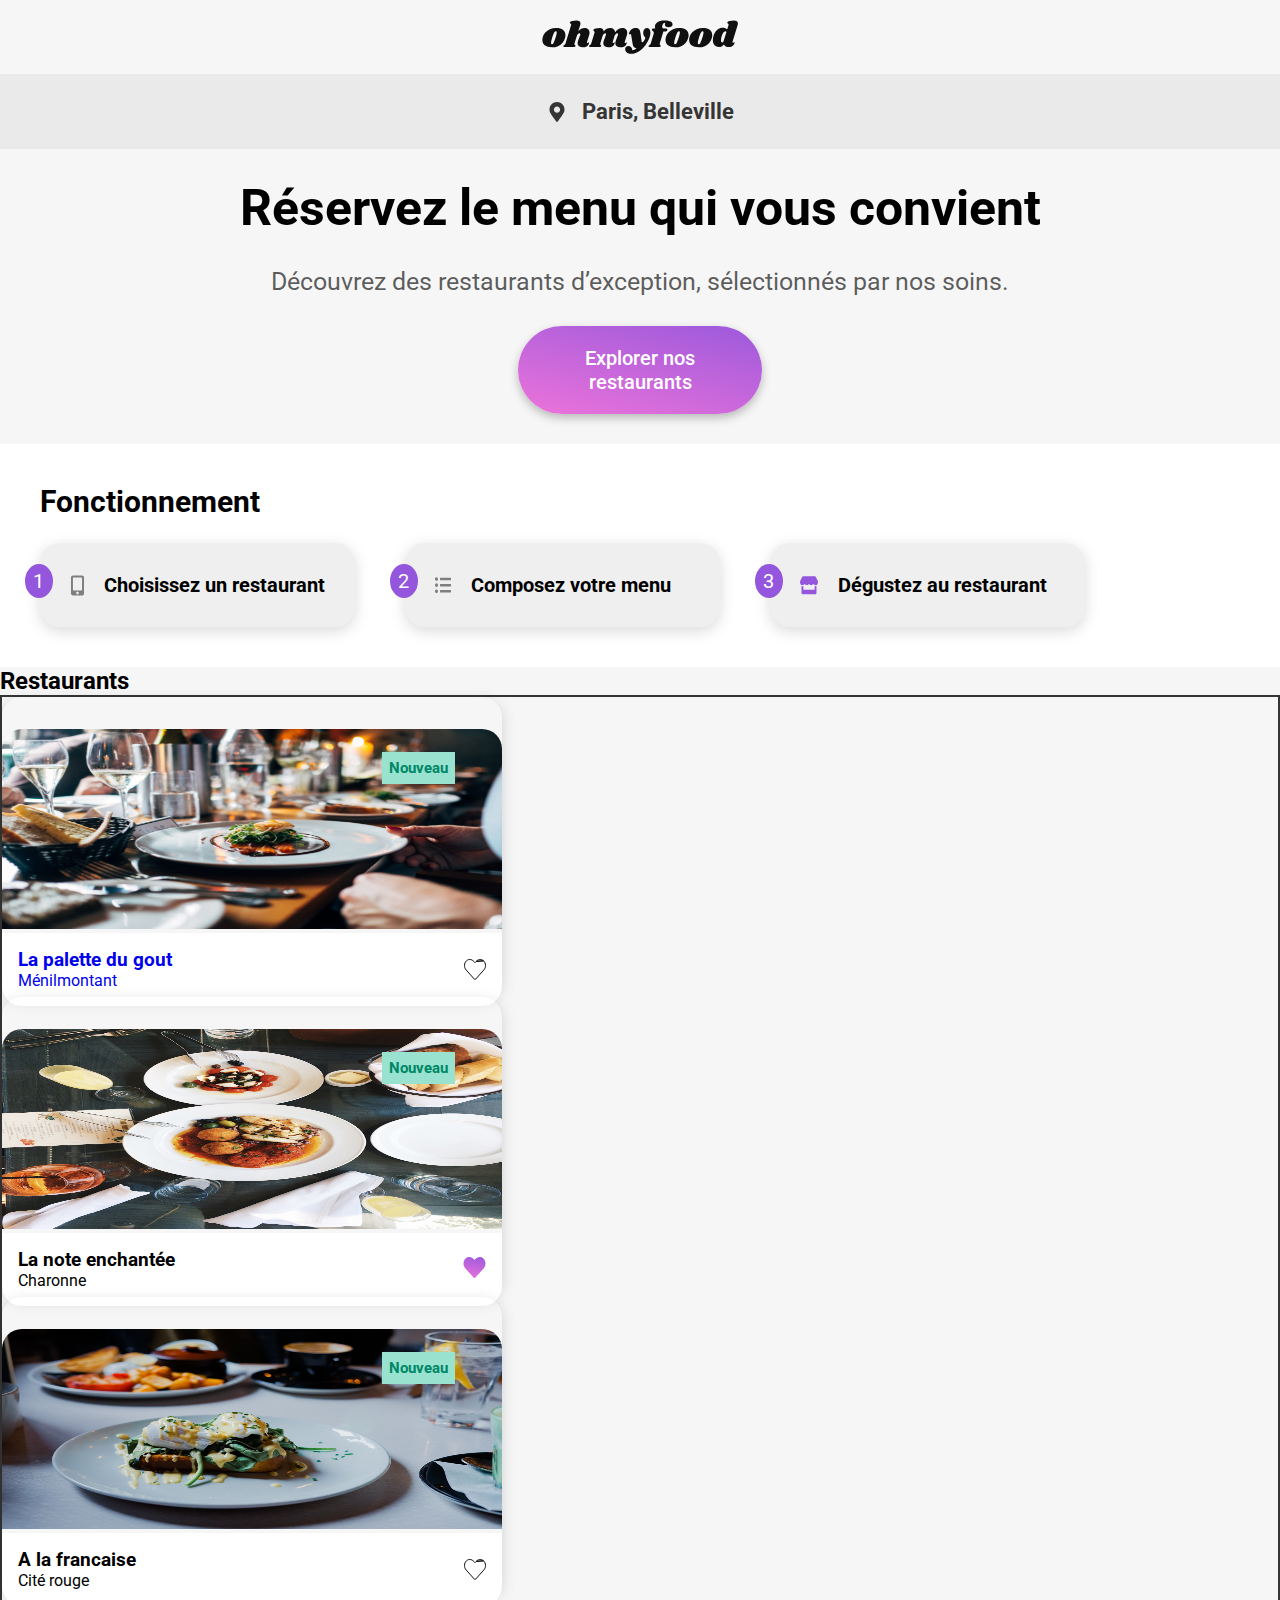
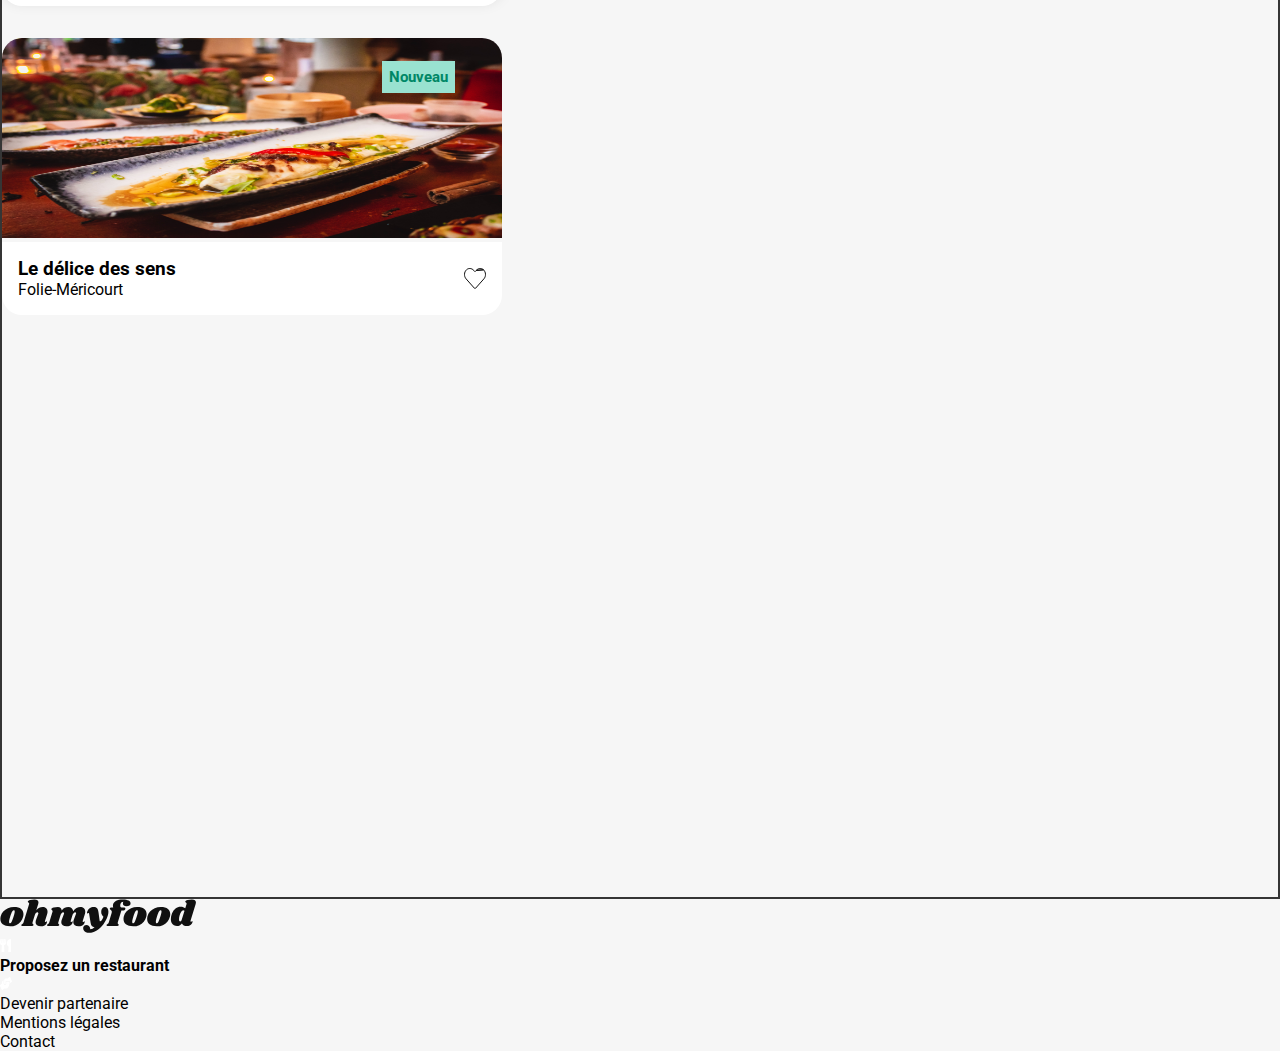
<file: index.html>
<!DOCTYPE html>
<html lang="fr">

<head>
    <meta charset="UTF-8">
    <meta name="viewport" content="width=device-width, initial-scale=1.0">
    <meta http-equiv="X-UA-Compatible" content="ie=edge">

    <link rel="preconnect" href="https://fonts.googleapis.com">
    <link rel="preconnect" href="https://fonts.gstatic.com" crossorigin>
    <link href="https://fonts.googleapis.com/css2?family=Roboto:ital,wght@0,100;0,300;0,400;0,500;0,700;0,900;1,100;1,300;1,400;1,500;1,700;1,900&display=swap" rel="stylesheet">
   
    <link rel="stylesheet" href="./asset/style.css" media="screen and (min-width: 500px)">
    <link rel="stylesheet" href="./asset/desktop.css" media="screen and (min-width: 720px)">
    <title>OhMyFood</title>
</head>

<body>
    <header>

        <div class="d-flex justify-content-center logo">
                <img src="./asset/Images et textes Ohmyfood/images/logo/ohmyfood@2x.svg" alt="">
        </div>
        <div class="container">
            <svg width="20" height="20" viewBox="0 0 12 16" fill="none" xmlns="http://www.w3.org/2000/svg">
                <path d="M5.38337 15.6772C0.842812 9.09472 0 8.41915 0 6C0 2.68628 2.68628 0 6 0C9.31372 0 12 2.68628 12 6C12 8.41915 11.1572 9.09472 6.61662 15.6772C6.31865 16.1076 5.68131 16.1076 5.38337 15.6772ZM6 8.5C7.38072 8.5 8.5 7.38072 8.5 6C8.5 4.61928 7.38072 3.5 6 3.5C4.61928 3.5 3.5 4.61928 3.5 6C3.5 7.38072 4.61928 8.5 6 8.5Z"
                    fill="#353535"/>
            </svg>
            <p>Paris, Belleville</p>
        </div>

    </header>
    <main>
        
        <section id="hero">
            <h1>Réservez le menu qui vous convient</h1>
            <p>Découvrez des restaurants d’exception, sélectionnés par nos soins.</p>
            <a href="#">
                <button class="btn-header">Explorer nos restaurants</button>
            </a>
        </section>

        <section id="fonctionnement">
            <div class="container-fc">
                <h2>Fonctionnement</h2>
                <div class="btn-fc">
                    <div class="content-button-fonctionnement">
                        <span class="index">1</span>
                        <a href="#">
                            <button class="btn-fonctionnement">
                                <svg width="14" height="21" viewBox="0 0 14 21" fill="none" xmlns="http://www.w3.org/2000/svg">
                                    <path d="M12.0487 0.543091H2.9356C1.85748 0.543091 0.982788 1.37885 0.982788 2.40898V18.58C0.982788 19.6101 1.85748 20.4459 2.9356 20.4459H12.0487C13.1268 20.4459 14.0015 19.6101 14.0015 18.58V2.40898C14.0015 1.37885 13.1268 0.543091 12.0487 0.543091ZM7.49216 19.202C6.77206 19.202 6.19028 18.6461 6.19028 17.958C6.19028 17.27 6.77206 16.7141 7.49216 16.7141C8.21226 16.7141 8.79403 17.27 8.79403 17.958C8.79403 18.6461 8.21226 19.202 7.49216 19.202ZM12.0487 15.0037C12.0487 15.2603 11.829 15.4702 11.5605 15.4702H3.4238C3.15529 15.4702 2.9356 15.2603 2.9356 15.0037V2.87545C2.9356 2.61889 3.15529 2.40898 3.4238 2.40898H11.5605C11.829 2.40898 12.0487 2.61889 12.0487 2.87545V15.0037Z" fill="#7E7E7E" />
                                </svg>
                                Choisissez un restaurant
                            </button>
                        </a>
                    </div>

                    <div class="content-button-fonctionnement">
                        <span class="index">2</span>
                        <a href="#">
                            <button class="btn-fonctionnement">
                                <svg width="16" height="17" viewBox="0 0 16 17" fill="none" xmlns="http://www.w3.org/2000/svg">
                                    <path d="M1.5 0.209595C1.20333 0.209595 0.913319 0.317343 0.666645 0.519215C0.419972 0.721087 0.227713 1.00802 0.114181 1.34372C0.000649929 1.67942 -0.0290551 2.04881 0.0288228 2.40519C0.0867006 2.76157 0.229562 3.08892 0.439341 3.34586C0.649119 3.60279 0.916394 3.77777 1.20737 3.84865C1.49834 3.91954 1.79994 3.88316 2.07403 3.74411C2.34811 3.60506 2.58238 3.36958 2.74721 3.06746C2.91203 2.76533 3 2.41013 3 2.04677C3 1.55952 2.84197 1.09223 2.56066 0.747692C2.27936 0.403154 1.89783 0.209595 1.5 0.209595ZM1.5 6.33353C1.20333 6.33353 0.913319 6.44128 0.666645 6.64315C0.419972 6.84502 0.227713 7.13195 0.114181 7.46765C0.000649929 7.80335 -0.0290551 8.17275 0.0288228 8.52912C0.0867006 8.8855 0.229562 9.21286 0.439341 9.46979C0.649119 9.72672 0.916394 9.9017 1.20737 9.97259C1.49834 10.0435 1.79994 10.0071 2.07403 9.86804C2.34811 9.72899 2.58238 9.49351 2.74721 9.19139C2.91203 8.88927 3 8.53407 3 8.17071C3 7.68346 2.84197 7.21616 2.56066 6.87163C2.27936 6.52709 1.89783 6.33353 1.5 6.33353ZM1.5 12.4575C1.20333 12.4575 0.913319 12.5652 0.666645 12.7671C0.419972 12.969 0.227713 13.2559 0.114181 13.5916C0.000649929 13.9273 -0.0290551 14.2967 0.0288228 14.6531C0.0867006 15.0094 0.229562 15.3368 0.439341 15.5937C0.649119 15.8507 0.916394 16.0256 1.20737 16.0965C1.49834 16.1674 1.79994 16.131 2.07403 15.992C2.34811 15.8529 2.58238 15.6174 2.74721 15.3153C2.91203 15.0132 3 14.658 3 14.2946C3 13.8074 2.84197 13.3401 2.56066 12.9956C2.27936 12.651 1.89783 12.4575 1.5 12.4575ZM15.5 13.0699H5.5C5.36739 13.0699 5.24022 13.1344 5.14645 13.2492C5.05268 13.3641 5 13.5198 5 13.6822V14.907C5 15.0695 5.05268 15.2252 5.14645 15.3401C5.24022 15.4549 5.36739 15.5194 5.5 15.5194H15.5C15.6326 15.5194 15.7598 15.4549 15.8536 15.3401C15.9473 15.2252 16 15.0695 16 14.907V13.6822C16 13.5198 15.9473 13.3641 15.8536 13.2492C15.7598 13.1344 15.6326 13.0699 15.5 13.0699ZM15.5 0.821988H5.5C5.36739 0.821988 5.24022 0.886508 5.14645 1.00135C5.05268 1.1162 5 1.27196 5 1.43438V2.65917C5 2.82158 5.05268 2.97735 5.14645 3.0922C5.24022 3.20704 5.36739 3.27156 5.5 3.27156H15.5C15.6326 3.27156 15.7598 3.20704 15.8536 3.0922C15.9473 2.97735 16 2.82158 16 2.65917V1.43438C16 1.27196 15.9473 1.1162 15.8536 1.00135C15.7598 0.886508 15.6326 0.821988 15.5 0.821988ZM15.5 6.94592H5.5C5.36739 6.94592 5.24022 7.01044 5.14645 7.12529C5.05268 7.24013 5 7.3959 5 7.55831V8.7831C5 8.94552 5.05268 9.10128 5.14645 9.21613C5.24022 9.33098 5.36739 9.39549 5.5 9.39549H15.5C15.6326 9.39549 15.7598 9.33098 15.8536 9.21613C15.9473 9.10128 16 8.94552 16 8.7831V7.55831C16 7.3959 15.9473 7.24013 15.8536 7.12529C15.7598 7.01044 15.6326 6.94592 15.5 6.94592Z" fill="#7E7E7E" />
                                </svg>Composez votre menu
                            </button>
                        </a>
                    </div>

                    <div class="content-button-fonctionnement">
                        <span class="index">3</span>
                        <a href="#">
                            <button class="btn-fonctionnement">
                                <svg class="grey" width="18" height="19" viewBox="0 0 18 19" fill="none" xmlns="http://www.w3.org/2000/svg">
                                    <path d="M17.5914 4.43686L15.6947 0.812378C15.5252 0.487014 15.2242 0.287598 14.9027 0.287598H3.09613C2.77466 0.287598 2.47365 0.487014 2.30415 0.812378L0.407495 4.43686C-0.571518 6.30858 0.296443 8.91149 2.12588 9.20887C2.25739 9.22986 2.39182 9.24035 2.52625 9.24035C3.39129 9.24035 4.15697 8.78554 4.683 8.08234C5.20904 8.78554 5.97764 9.24035 6.83976 9.24035C7.70479 9.24035 8.47047 8.78554 8.99651 8.08234C9.52254 8.78554 10.2911 9.24035 11.1533 9.24035C12.0183 9.24035 12.784 8.78554 13.31 8.08234C13.839 8.78554 14.6046 9.24035 15.4668 9.24035C15.6041 9.24035 15.7356 9.22986 15.8671 9.20887C17.7024 8.91499 18.5733 6.31208 17.5914 4.43686ZM15.4726 10.3634C15.1804 10.3634 14.891 10.3109 14.6105 10.2304V13.722H3.38837V10.2304C3.10782 10.3074 2.8185 10.3634 2.52625 10.3634C2.35091 10.3634 2.17264 10.3494 2.00022 10.3214C1.83656 10.2934 1.67583 10.2479 1.52094 10.1955V17.0806C1.52094 17.6998 1.93885 18.2001 2.45612 18.2001H15.5486C16.0659 18.2001 16.4838 17.6998 16.4838 17.0806V10.1955C16.326 10.2514 16.1681 10.2969 16.0045 10.3214C15.8262 10.3494 15.6509 10.3634 15.4726 10.3634Z" fill="#9356DC" />
                                </svg> Dégustez au restaurant
                            </button>
                        </a>
                    </div>  
                </div>
            </div>          
        </section>

        <section>    
            <div id="restaurants">
                <h2>Restaurants</h2>
                <div class="container-card">         
                    <div class="container-legend">
                        <!--restau #1-->
                        <a href="menu-palettedugout.html">
                        <div class="card">
                            <h4 class="nouveau">Nouveau</h4>
                            <img src="asset/Images et textes Ohmyfood/images/restaurants/jay-wennington-N_Y88TWmGwA-unsplash.jpg" alt="plat">
                            <div class="card-contain-bottom">
                                <div>
                                    <h3>La palette du gout</h3>
                                    <p>Ménilmontant</p>
                                </div>
                                <svg width="22" height="21" viewBox="0 0 22 21" fill="none" xmlns="http://www.w3.org/2000/svg">
                                    <path d="M12.2208 2.40551L12.2206 2.40576L11.3741 3.35732L11.0005 3.77727L10.627 3.35732L9.78047 2.40576L9.77992 2.40514C7.78271 0.152585 4.59762 -0.169649 2.47664 1.80201C-0.0175439 4.1245 -0.15494 8.32357 2.0848 10.8495L10.399 20.2148C10.399 20.2149 10.399 20.2149 10.3991 20.2149C10.7372 20.5955 11.2595 20.5955 11.5977 20.2149C11.5977 20.2149 11.5978 20.2149 11.5978 20.2148L19.9122 10.8493L19.9123 10.8492C22.1559 8.32335 22.0186 4.12461 19.5245 1.80213L12.2208 2.40551ZM12.2208 2.40551C14.2226 0.15233 17.4035 -0.169452 19.5243 1.80187L12.2208 2.40551Z" stroke="#101010"/>
                                </svg>
                            </div>
                        </div>
                        </a>
                        <!--restau #2-->
                        <!-- card -->
                        <div class="card">
                            <h4 class="nouveau">Nouveau</h4>
                            <img src="asset/Images et textes Ohmyfood/images/restaurants/stil-u2Lp8tXIcjw-unsplash.jpg" alt="plat">
                            <div class="card-contain-bottom">
                                <div>
                                    <h3>La note enchantée</h3>
                                    <p>Charonne</p>
                                </div>
                                <!-- svg coeur -->
                                <div class="svg-coeur">
                                    <svg width="23" height="21" viewBox="0 0 23 21" fill="none" xmlns="http://www.w3.org/2000/svg">
                                        <path d="M20.3647 1.43666C18.01 -0.752399 14.5081 -0.358649 12.3468 2.07416L11.5003 3.02573L10.6538 2.07416C8.49677 -0.358649 4.99052 -0.752399 2.63583 1.43666C-0.0626076 3.94916 -0.204405 8.45854 2.21044 11.182L10.5249 20.5476C11.062 21.1523 11.9343 21.1523 12.4714 20.5476L20.7858 11.182C23.205 8.45854 23.0632 3.94916 20.3647 1.43666Z" fill="url(#paint0_linear_25368_713)"/>
                                        <defs>
                                        <linearGradient id="paint0_linear_25368_713" x1="11.5" y1="-5.45937" x2="3.93419" y2="27.993" gradientUnits="userSpaceOnUse">
                                        <stop stop-color="#9356DC"/>
                                        <stop offset="1" stop-color="#FF79DA"/>
                                        </linearGradient>
                                        </defs>
                                    </svg>
                                </div>
                            </div>
                        </div>

                        <!--restau #3-->
                        <div class="card">
                            <h4 class="nouveau">Nouveau</h4>
                            <img src="asset/Images et textes Ohmyfood/images/restaurants/toa-heftiba-DQKerTsQwi0-unsplash.jpg" alt="plat">
                            <div>
                                <div class="card-contain-bottom">
                                    <div>
                                        <h3>A la francaise</h3>
                                        <p>Cité rouge</p>
                                    </div>
                                    <svg width="22" height="21" viewBox="0 0 22 21" fill="none" xmlns="http://www.w3.org/2000/svg">
                                        <path d="M12.2208 2.40551L12.2206 2.40576L11.3741 3.35732L11.0005 3.77727L10.627 3.35732L9.78047 2.40576L9.77992 2.40514C7.78271 0.152585 4.59762 -0.169649 2.47664 1.80201C-0.0175439 4.1245 -0.15494 8.32357 2.0848 10.8495L10.399 20.2148C10.399 20.2149 10.399 20.2149 10.3991 20.2149C10.7372 20.5955 11.2595 20.5955 11.5977 20.2149C11.5977 20.2149 11.5978 20.2149 11.5978 20.2148L19.9122 10.8493L19.9123 10.8492C22.1559 8.32335 22.0186 4.12461 19.5245 1.80213L12.2208 2.40551ZM12.2208 2.40551C14.2226 0.15233 17.4035 -0.169452 19.5243 1.80187L12.2208 2.40551Z" stroke="#101010"/>
                                    </svg>
                                </div>    
                                <div>
                                    <h4 class="nouveau">Nouveau</h4>
                                    <img src="asset/Images et textes Ohmyfood/images/restaurants/louis-hansel-shotsoflouis-qNBGVyOCY8Q-unsplash.jpg" alt="plat">
                                </div>
                                <div class="card-contain-bottom">
                                    <div>
                                        <h3>Le délice des sens</h3>
                                        <p>Folie-Méricourt</p>
                                    </div>
                                    <svg width="22" height="21" viewBox="0 0 22 21" fill="none" xmlns="http://www.w3.org/2000/svg">
                                        <path d="M12.2208 2.40551L12.2206 2.40576L11.3741 3.35732L11.0005 3.77727L10.627 3.35732L9.78047 2.40576L9.77992 2.40514C7.78271 0.152585 4.59762 -0.169649 2.47664 1.80201C-0.0175439 4.1245 -0.15494 8.32357 2.0848 10.8495L10.399 20.2148C10.399 20.2149 10.399 20.2149 10.3991 20.2149C10.7372 20.5955 11.2595 20.5955 11.5977 20.2149C11.5977 20.2149 11.5978 20.2149 11.5978 20.2148L19.9122 10.8493L19.9123 10.8492C22.1559 8.32335 22.0186 4.12461 19.5245 1.80213L12.2208 2.40551ZM12.2208 2.40551C14.2226 0.15233 17.4035 -0.169452 19.5243 1.80187L12.2208 2.40551Z" stroke="#101010"/>
                                    </svg>   
                                </div>
                            </div>
                        </div>
                    </div>
                </div>
            </div>
                

        </section>
    </main>
    <footer>
        <div class="footer">
            <img src="asset/Images et textes Ohmyfood/images/logo/ohmyfood@2x.svg" alt="logo">
            <div class="icone">
                <svg width="11" height="13" viewBox="0 0 11 13" fill="none" xmlns="http://www.w3.org/2000/svg">
                    <path d="M5.49736 0.385973C5.51851 0.505308 5.92308 2.78538 5.92308 3.65628C5.92308 4.9842 5.18798 5.93127 4.1012 6.31213L4.44231 12.3576C4.46082 12.7055 4.1726 13 3.80769 13H2.11538C1.75313 13 1.46226 12.708 1.48077 12.3576L1.82188 6.31213C0.732452 5.93127 0 4.98166 0 3.65628C0 2.78284 0.404567 0.505308 0.425721 0.385973C0.510337 -0.129456 1.62356 -0.137073 1.69231 0.413902V3.99905C1.72668 4.08538 2.09159 4.0803 2.11538 3.99905C2.1524 3.35667 2.32428 0.464683 2.32692 0.398668C2.41418 -0.129456 3.50889 -0.129456 3.59351 0.398668C3.5988 0.467223 3.76803 3.35667 3.80505 3.99905C3.82885 4.0803 4.19639 4.08538 4.22813 3.99905V0.413902C4.29688 -0.134534 5.41274 -0.129456 5.49736 0.385973ZM8.64928 7.64005L8.25264 12.3398C8.22091 12.6953 8.51442 13 8.88462 13H10.3654C10.7171 13 11 12.7283 11 12.3906V0.60941C11 0.274254 10.7171 3.62896e-05 10.3654 3.62896e-05C8.18389 3.62896e-05 4.51106 4.53225 8.64928 7.64005Z" fill="white"/>
                </svg><h4>Proposez un restaurant</h4>
            </div>
            <div class="icone">
                <svg width="12" height="13" viewBox="0 0 12 13" fill="none" xmlns="http://www.w3.org/2000/svg">
                    <path d="M9.08765 4.87486H6.2572V6.29686C6.2572 7.30495 5.65573 8.12514 4.91646 8.12514C4.1772 8.12514 3.57573 7.30495 3.57573 6.29686V3.2091L2.3672 4.19941C2.00781 4.49143 1.78808 5.02214 1.78808 5.59094V6.79202L0.298367 7.96516C0.0134597 8.18862 -0.0852336 8.68632 0.0804966 9.07483L1.57021 12.5943C1.73407 12.9828 2.09905 13.1148 2.38396 12.8914L4.30941 11.3754H6.85309C7.51042 11.3754 8.04485 10.6466 8.04485 9.75027H8.3428C8.67239 9.75027 8.93868 9.38716 8.93868 8.93771V7.31257H9.08765C9.33531 7.31257 9.53456 7.04087 9.53456 6.70314V5.48429C9.53456 5.14656 9.33531 4.87486 9.08765 4.87486ZM11.838 3.92517L10.3483 0.405735C10.1844 0.0172256 9.81947 -0.114817 9.53456 0.10864L7.60911 1.62459H5.70601C5.48255 1.62459 5.26468 1.71092 5.07475 1.8709L4.45093 2.40161C4.27589 2.54888 4.17161 2.81043 4.17161 3.08975V6.29686C4.17161 6.85804 4.50493 7.31257 4.91646 7.31257C5.328 7.31257 5.66132 6.85804 5.66132 6.29686V4.06229H9.08765C9.66305 4.06229 10.1304 4.69965 10.1304 5.48429V6.20798L11.6202 5.03484C11.9051 4.80884 12.0019 4.31368 11.838 3.92517Z" fill="white"/>
                </svg>
                <p>Devenir partenaire</p>
            </div>
            <p>Mentions légales</p>
            <p>Contact</p>
        </div>       
     </footer>
</body>

</html>
</file>
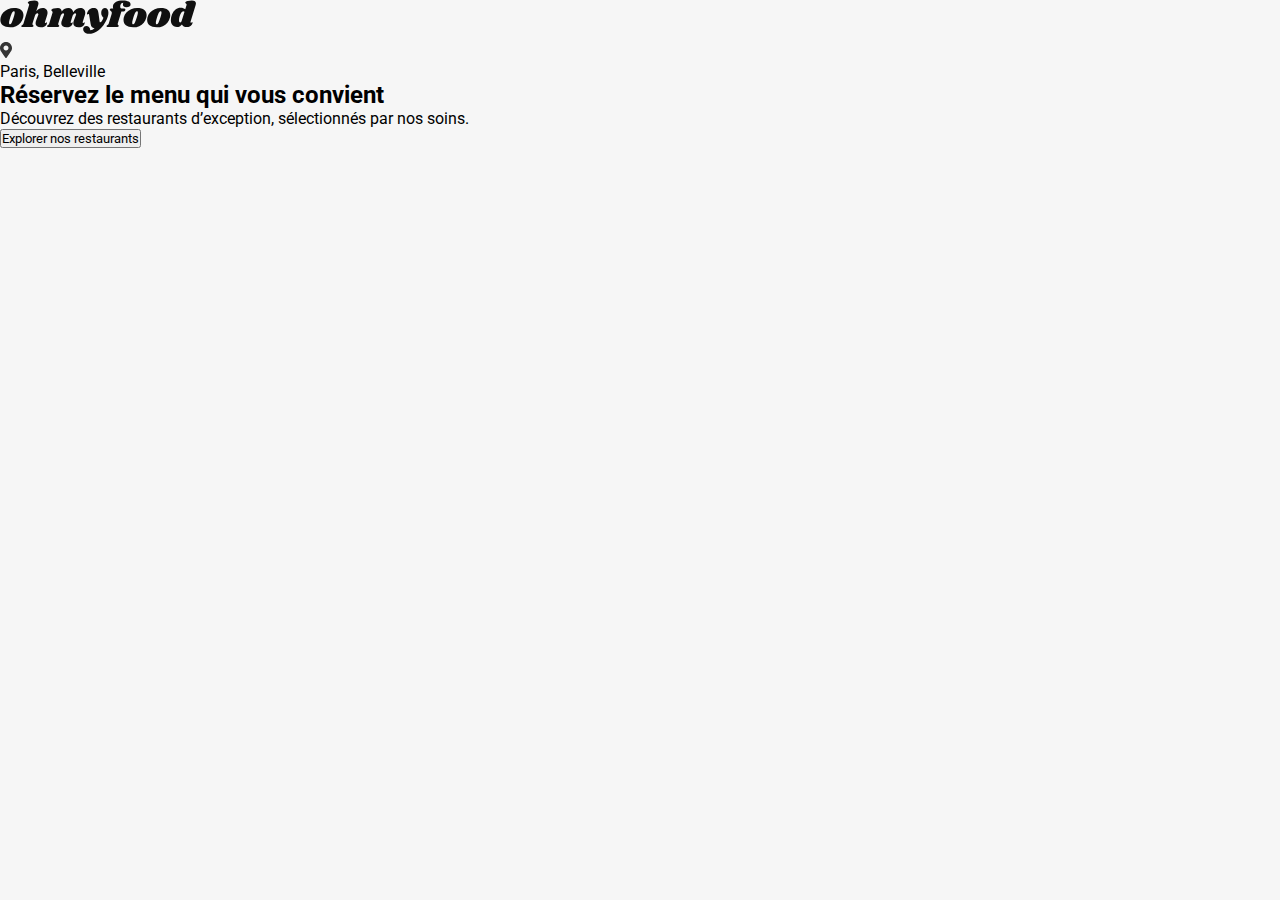
<file: desktop.html>
<!DOCTYPE html>
<html lang="fr">
    <head>
        <meta charset="UTF-8">
        <meta name="viewport" content="width=device-width, initial-scale=1.0">
        <meta http-equiv="X-UA-Compatible" content="ie=edge">

        <link rel="preconnect" href="https://fonts.googleapis.com">
        <link rel="preconnect" href="https://fonts.gstatic.com" crossorigin>
        <link href="https://fonts.googleapis.com/css2?family=Roboto:ital,wght@0,100;0,300;0,400;1,100;1,300&display=swap" rel="stylesheet">

        <link rel="stylesheet" href="asset/style.css">
        <title>OhMyFood</title>
    </head>
    <body>
        <header>
            <div class="d-flex justify-content-center logo">
                <h1><img src="./asset/Images et textes Ohmyfood/images/logo/ohmyfood@2x.svg" alt=""></h1>
            </div>
            <div class="location d-flex d-flex-row justify-content-center">
                    <svg width="12" height="16" viewBox="0 0 12 16" fill="none" xmlns="http://www.w3.org/2000/svg">
                        <path d="M5.38337 15.6772C0.842812 9.09472 0 8.41915 0 6C0 2.68628 2.68628 0 6 0C9.31372 0 12 2.68628 12 6C12 8.41915 11.1572 9.09472 6.61662 15.6772C6.31865 16.1076 5.68131 16.1076 5.38337 15.6772ZM6 8.5C7.38072 8.5 8.5 7.38072 8.5 6C8.5 4.61928 7.38072 3.5 6 3.5C4.61928 3.5 3.5 4.61928 3.5 6C3.5 7.38072 4.61928 8.5 6 8.5Z" fill="#353535"/>
                    </svg>
                    <p>Paris, Belleville</p>    
            </div>
        </header>
        <main>
            <section id="hero">
                <div class="hero-container">
                    <h2>Réservez le menu qui vous convient</h2>
                    <p>Découvrez des restaurants d’exception, sélectionnés par nos soins.</p>
                    <a href="#"><button>Explorer nos restaurants</button></a>
                </div>
            </section>
            <section id="fonctionnement">

            </section>
        </main>
        <footer>
            
        </footer>
    </body>
</html>
</file>
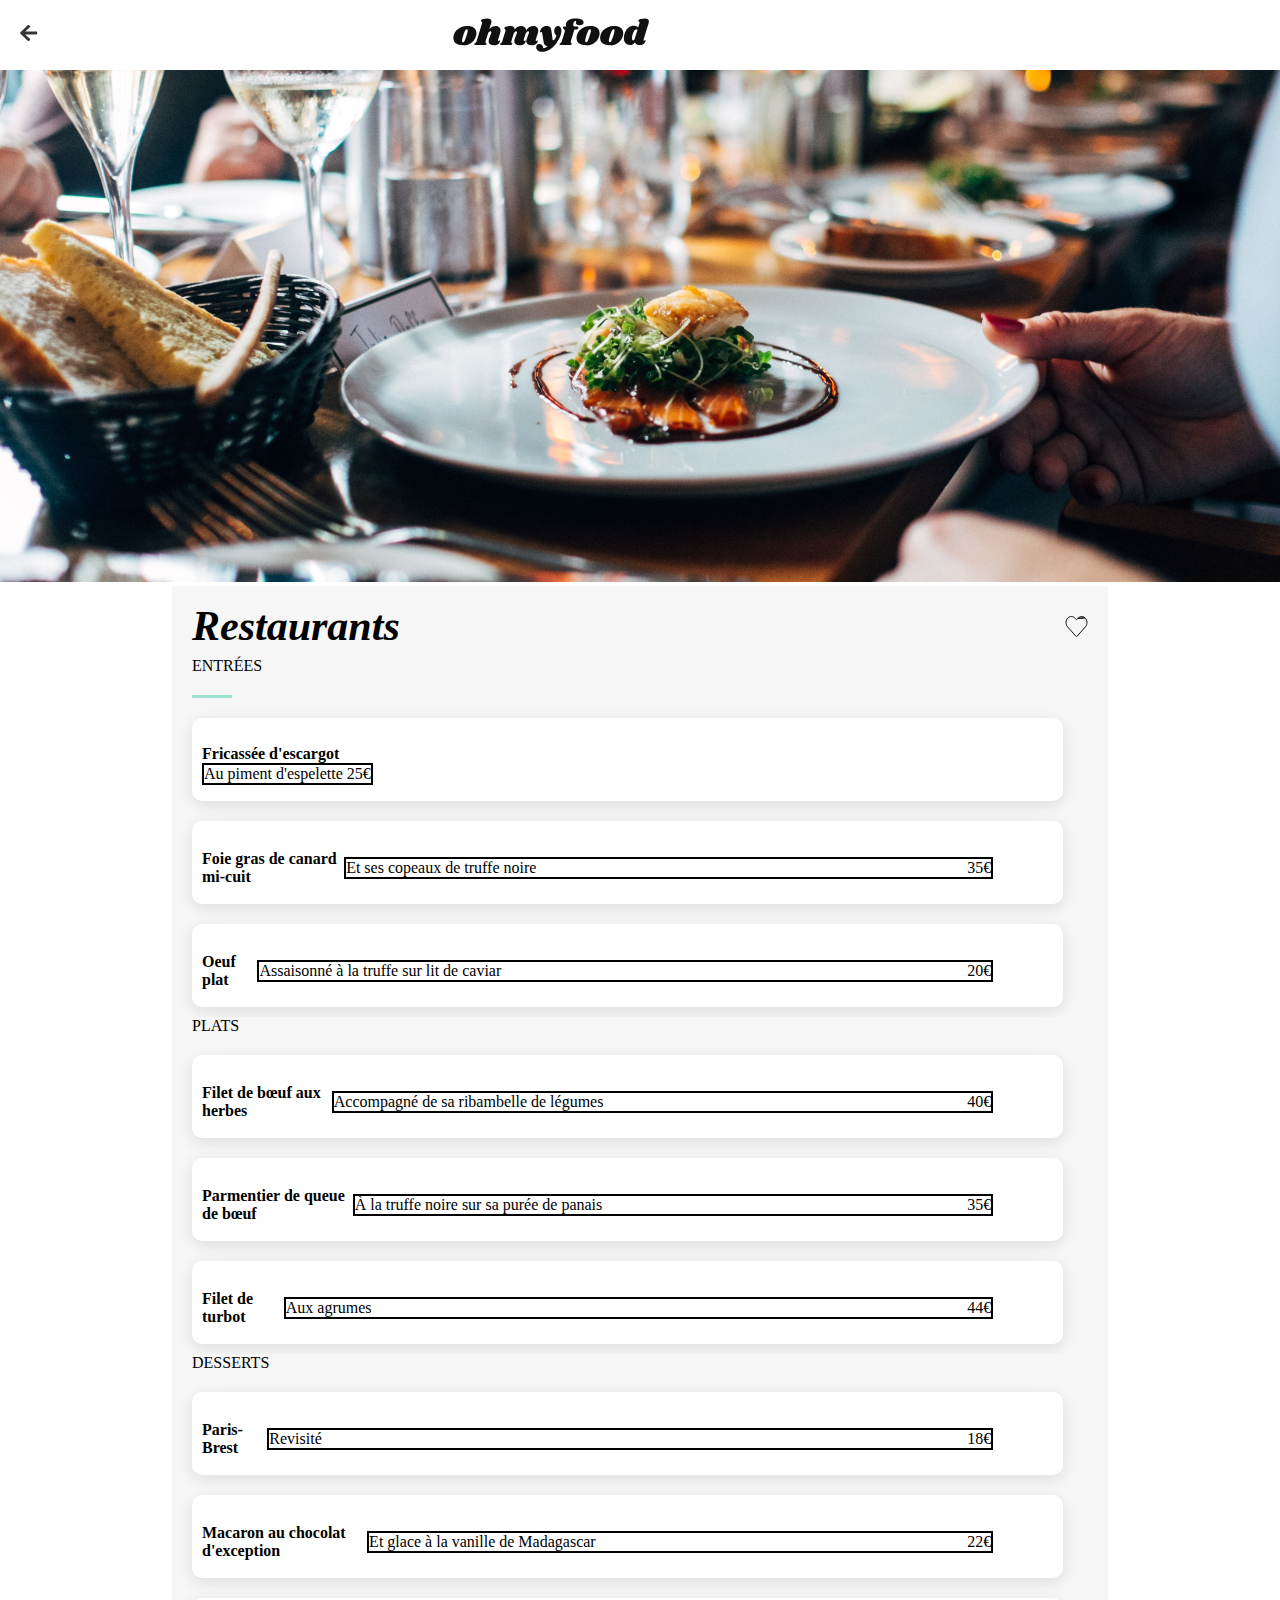
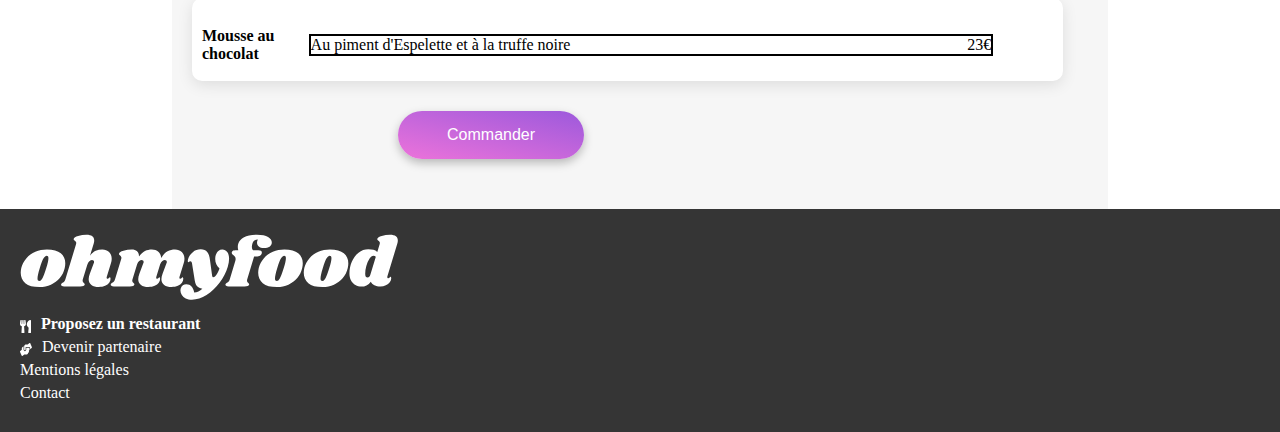
<file: menu-palettedugout.html>
<!DOCTYPE html>
<html lang="en">

<head>
    <meta charset="UTF-8">
    <meta name="viewport" content="width=header, initial-scale=1.0">
    <link rel="stylesheet" href="sass/menu-01.css">
    <title>Document</title>
</head>

<body>
    <header>
        <a href="index.html">
            <svg width="18" height="16" viewBox="0 0 18 16" fill="none" xmlns="http://www.w3.org/2000/svg">
                <path
                    d="M9.88557 14.9283L9.03347 15.7417C8.67267 16.0861 8.08924 16.0861 7.73228 15.7417L0.270601 8.62285C-0.0902003 8.27845 -0.0902003 7.72155 0.270601 7.38081L7.73228 0.258301C8.09308 -0.0861003 8.6765 -0.0861003 9.03347 0.258301L9.88557 1.07167C10.2502 1.41974 10.2425 1.98763 9.87022 2.32837L5.24505 6.53446H16.2764C16.7869 6.53446 17.1976 6.9265 17.1976 7.41379V8.58622C17.1976 9.07351 16.7869 9.46554 16.2764 9.46554H5.24505L9.87022 13.6716C10.2464 14.0124 10.254 14.5803 9.88557 14.9283Z"
                    fill="#353535" />
            </svg>
        </a>
        <img src="./asset/Images et textes Ohmyfood/images/logo/ohmyfood@2x.svg" alt="">
    </header>
    <main>

        <!-- image -->
        <section class="image-plat">
            <img src="asset/Images et textes Ohmyfood/images/restaurants/jay-wennington-N_Y88TWmGwA-unsplash.jpg" alt=""
                class="images-header">
        </section>

        <div class="container-ul">
            
            <section class="title">
                <h2>Restaurants</h2>
                <svg width="23" height="21" viewBox="0 0 23 21" fill="none" xmlns="http://www.w3.org/2000/svg">
                    <path d="M12.7206 2.40588L12.7203 2.40612L11.8739 3.35768L11.5003 3.77764L11.1267 3.35768L10.2802 2.40612L10.2797 2.40551C8.28247 0.152951 5.09737 -0.169283 2.9764 1.80238C0.482212 4.12487 0.344816 8.32394 2.58455 10.8499L10.8987 20.2152C10.8987 20.2152 10.8988 20.2153 10.8988 20.2153C11.237 20.5959 11.7593 20.5959 12.0975 20.2153C12.0975 20.2153 12.0975 20.2152 12.0976 20.2152L20.4119 10.8497L20.412 10.8496C22.6556 8.32372 22.5183 4.12498 20.0243 1.8025L12.7206 2.40588ZM12.7206 2.40588C14.7223 0.152696 17.9032 -0.169085 20.024 1.80223L12.7206 2.40588Z" stroke="#101010"/>
                </svg>
            </section>

            <section>
                <h3>Entrées</h3>
                <hr class="entrees">
                <ul>
                    <li class="card-content">
                        <!-- menu -->
                        <div>
                            <h4>Fricassée d'escargot</h4>
                            <div class="legand-card">
                                <p>Au piment d'espelette</p>
                                <p>25€</p>
                            </div>
                        </div>
                        <div class="animation-menu">
                            <svg width="60" height="69" viewBox="0 0 60 69" fill="none"
                                xmlns="http://www.w3.org/2000/svg">
                                <g id="Select button">
                                    <path id="Rectangle 8"
                                        d="M0.5 0H44.5C52.7843 0 59.5 6.71573 59.5 15V54C59.5 62.2843 52.7843 69 44.5 69H0.5V0Z"
                                        fill="#99E2D0" />
                                    <path id="Icon/Check"
                                        d="M40.0847 34.9656C40.0847 40.4884 35.6076 44.9656 30.0847 44.9656C24.5619 44.9656 20.0847 40.4884 20.0847 34.9656C20.0847 29.4427 24.5619 24.9656 30.0847 24.9656C35.6076 24.9656 40.0847 29.4427 40.0847 34.9656ZM28.928 40.2605L36.3474 32.8411C36.5993 32.5892 36.5993 32.1807 36.3474 31.9288L35.435 31.0164C35.1831 30.7644 34.7746 30.7644 34.5226 31.0164L28.4718 37.0671L25.6469 34.2421C25.3949 33.9902 24.9864 33.9902 24.7344 34.2421L23.8221 35.1545C23.5701 35.4065 23.5701 35.815 23.8221 36.0669L28.0156 40.2605C28.2676 40.5124 28.676 40.5124 28.928 40.2605Z"
                                        fill="white" />
                                </g>
                            </svg>
                        </div>
                    </li>
                    <li class="card-content">
                        <h4>Foie gras de canard mi-cuit</h4>
                        <div class="legand-card">
                            <p>Et ses copeaux de truffe noire</p>
                            <p>35€</p>
                        </div>
                        <div class="animation-menu">
                            <svg width="60" height="69" viewBox="0 0 60 69" fill="none"
                                xmlns="http://www.w3.org/2000/svg">
                                <g id="Select button">
                                    <path id="Rectangle 8"
                                        d="M0.5 0H44.5C52.7843 0 59.5 6.71573 59.5 15V54C59.5 62.2843 52.7843 69 44.5 69H0.5V0Z"
                                        fill="#99E2D0" />
                                    <path id="Icon/Check"
                                        d="M40.0847 34.9656C40.0847 40.4884 35.6076 44.9656 30.0847 44.9656C24.5619 44.9656 20.0847 40.4884 20.0847 34.9656C20.0847 29.4427 24.5619 24.9656 30.0847 24.9656C35.6076 24.9656 40.0847 29.4427 40.0847 34.9656ZM28.928 40.2605L36.3474 32.8411C36.5993 32.5892 36.5993 32.1807 36.3474 31.9288L35.435 31.0164C35.1831 30.7644 34.7746 30.7644 34.5226 31.0164L28.4718 37.0671L25.6469 34.2421C25.3949 33.9902 24.9864 33.9902 24.7344 34.2421L23.8221 35.1545C23.5701 35.4065 23.5701 35.815 23.8221 36.0669L28.0156 40.2605C28.2676 40.5124 28.676 40.5124 28.928 40.2605Z"
                                        fill="white" />
                                </g>
                            </svg>
                        </div>
                    </li>
                    <li class="card-content">
                        <h4>Oeuf plat</h4>
                        <div class="legand-card">
                            <p>Assaisonné à la truffe sur lit de caviar</p>
                            <p>20€</p>
                        </div>
                        <div class="animation-menu">
                            <svg width="60" height="69" viewBox="0 0 60 69" fill="none"
                                xmlns="http://www.w3.org/2000/svg">
                                <g id="Select button">
                                    <path id="Rectangle 8"
                                        d="M0.5 0H44.5C52.7843 0 59.5 6.71573 59.5 15V54C59.5 62.2843 52.7843 69 44.5 69H0.5V0Z"
                                        fill="#99E2D0" />
                                    <path id="Icon/Check"
                                        d="M40.0847 34.9656C40.0847 40.4884 35.6076 44.9656 30.0847 44.9656C24.5619 44.9656 20.0847 40.4884 20.0847 34.9656C20.0847 29.4427 24.5619 24.9656 30.0847 24.9656C35.6076 24.9656 40.0847 29.4427 40.0847 34.9656ZM28.928 40.2605L36.3474 32.8411C36.5993 32.5892 36.5993 32.1807 36.3474 31.9288L35.435 31.0164C35.1831 30.7644 34.7746 30.7644 34.5226 31.0164L28.4718 37.0671L25.6469 34.2421C25.3949 33.9902 24.9864 33.9902 24.7344 34.2421L23.8221 35.1545C23.5701 35.4065 23.5701 35.815 23.8221 36.0669L28.0156 40.2605C28.2676 40.5124 28.676 40.5124 28.928 40.2605Z"
                                        fill="white" />
                                </g>
                            </svg>
                        </div>
                    </li>
                    
                </ul>
            </section>

            <section>
                <h3>Plats</h3>
                <ul>
                    <li class="card-content">
                        <h4>Filet de bœuf aux herbes</h4>
                        <div class="legand-card">
                            <p>Accompagné de sa ribambelle de légumes</p>
                            <p>40€</p>
                        </div>
                        <div class="animation-menu">
                            <svg width="60" height="69" viewBox="0 0 60 69" fill="none"
                                xmlns="http://www.w3.org/2000/svg">
                                <g id="Select button">
                                    <path id="Rectangle 8"
                                        d="M0.5 0H44.5C52.7843 0 59.5 6.71573 59.5 15V54C59.5 62.2843 52.7843 69 44.5 69H0.5V0Z"
                                        fill="#99E2D0" />
                                    <path id="Icon/Check"
                                        d="M40.0847 34.9656C40.0847 40.4884 35.6076 44.9656 30.0847 44.9656C24.5619 44.9656 20.0847 40.4884 20.0847 34.9656C20.0847 29.4427 24.5619 24.9656 30.0847 24.9656C35.6076 24.9656 40.0847 29.4427 40.0847 34.9656ZM28.928 40.2605L36.3474 32.8411C36.5993 32.5892 36.5993 32.1807 36.3474 31.9288L35.435 31.0164C35.1831 30.7644 34.7746 30.7644 34.5226 31.0164L28.4718 37.0671L25.6469 34.2421C25.3949 33.9902 24.9864 33.9902 24.7344 34.2421L23.8221 35.1545C23.5701 35.4065 23.5701 35.815 23.8221 36.0669L28.0156 40.2605C28.2676 40.5124 28.676 40.5124 28.928 40.2605Z"
                                        fill="white" />
                                </g>
                            </svg>
                        </div>
                    </li>
                    <li class="card-content">
                        <h4>Parmentier de queue de bœuf</h4>
                        <div class="legand-card">
                            <p>À la truffe noire sur sa purée de panais</p>
                            <p>35€</p>
                        </div>
                        <div class="animation-menu">
                            <svg width="60" height="69" viewBox="0 0 60 69" fill="none"
                                xmlns="http://www.w3.org/2000/svg">
                                <g id="Select button">
                                    <path id="Rectangle 8"
                                        d="M0.5 0H44.5C52.7843 0 59.5 6.71573 59.5 15V54C59.5 62.2843 52.7843 69 44.5 69H0.5V0Z"
                                        fill="#99E2D0" />
                                    <path id="Icon/Check"
                                        d="M40.0847 34.9656C40.0847 40.4884 35.6076 44.9656 30.0847 44.9656C24.5619 44.9656 20.0847 40.4884 20.0847 34.9656C20.0847 29.4427 24.5619 24.9656 30.0847 24.9656C35.6076 24.9656 40.0847 29.4427 40.0847 34.9656ZM28.928 40.2605L36.3474 32.8411C36.5993 32.5892 36.5993 32.1807 36.3474 31.9288L35.435 31.0164C35.1831 30.7644 34.7746 30.7644 34.5226 31.0164L28.4718 37.0671L25.6469 34.2421C25.3949 33.9902 24.9864 33.9902 24.7344 34.2421L23.8221 35.1545C23.5701 35.4065 23.5701 35.815 23.8221 36.0669L28.0156 40.2605C28.2676 40.5124 28.676 40.5124 28.928 40.2605Z"
                                        fill="white" />
                                </g>
                            </svg>
                        </div>
                    </li>
                    <li class="card-content">
                        <h4>Filet de turbot</h4>
                        <div class="legand-card">
                            <p>Aux agrumes</p>
                            <p>44€</p>
                        </div>
                        <div class="animation-menu">
                            <svg width="60" height="69" viewBox="0 0 60 69" fill="none"
                                xmlns="http://www.w3.org/2000/svg">
                                <g id="Select button">
                                    <path id="Rectangle 8"
                                        d="M0.5 0H44.5C52.7843 0 59.5 6.71573 59.5 15V54C59.5 62.2843 52.7843 69 44.5 69H0.5V0Z"
                                        fill="#99E2D0" />
                                    <path id="Icon/Check"
                                        d="M40.0847 34.9656C40.0847 40.4884 35.6076 44.9656 30.0847 44.9656C24.5619 44.9656 20.0847 40.4884 20.0847 34.9656C20.0847 29.4427 24.5619 24.9656 30.0847 24.9656C35.6076 24.9656 40.0847 29.4427 40.0847 34.9656ZM28.928 40.2605L36.3474 32.8411C36.5993 32.5892 36.5993 32.1807 36.3474 31.9288L35.435 31.0164C35.1831 30.7644 34.7746 30.7644 34.5226 31.0164L28.4718 37.0671L25.6469 34.2421C25.3949 33.9902 24.9864 33.9902 24.7344 34.2421L23.8221 35.1545C23.5701 35.4065 23.5701 35.815 23.8221 36.0669L28.0156 40.2605C28.2676 40.5124 28.676 40.5124 28.928 40.2605Z"
                                        fill="white" />
                                </g>
                            </svg>
                        </div>
                    </li>
                </ul>
            </section>

            <section>
                <h3>Desserts</h3>
                <ul>
                    <li class="card-content">
                        <h4>Paris-Brest</h4>
                        <div class="legand-card">
                            <p>Revisité</p>
                            <p>18€</p>
                        </div>
                        <div class="animation-menu">
                            <svg width="60" height="69" viewBox="0 0 60 69" fill="none"
                                xmlns="http://www.w3.org/2000/svg">
                                <g id="Select button">
                                    <path id="Rectangle 8"
                                        d="M0.5 0H44.5C52.7843 0 59.5 6.71573 59.5 15V54C59.5 62.2843 52.7843 69 44.5 69H0.5V0Z"
                                        fill="#99E2D0" />
                                    <path id="Icon/Check"
                                        d="M40.0847 34.9656C40.0847 40.4884 35.6076 44.9656 30.0847 44.9656C24.5619 44.9656 20.0847 40.4884 20.0847 34.9656C20.0847 29.4427 24.5619 24.9656 30.0847 24.9656C35.6076 24.9656 40.0847 29.4427 40.0847 34.9656ZM28.928 40.2605L36.3474 32.8411C36.5993 32.5892 36.5993 32.1807 36.3474 31.9288L35.435 31.0164C35.1831 30.7644 34.7746 30.7644 34.5226 31.0164L28.4718 37.0671L25.6469 34.2421C25.3949 33.9902 24.9864 33.9902 24.7344 34.2421L23.8221 35.1545C23.5701 35.4065 23.5701 35.815 23.8221 36.0669L28.0156 40.2605C28.2676 40.5124 28.676 40.5124 28.928 40.2605Z"
                                        fill="white" />
                                </g>
                            </svg>
                        </div>
                    </li>
                    <li class="card-content">
                        <h4>Macaron au chocolat d'exception </h4>
                        <div class="legand-card">
                            <p>Et glace à la vanille de Madagascar</p>
                            <p>22€</p>
                        </div>
                        <div class="animation-menu">
                            <svg width="60" height="69" viewBox="0 0 60 69" fill="none"
                                xmlns="http://www.w3.org/2000/svg">
                                <g id="Select button">
                                    <path id="Rectangle 8"
                                        d="M0.5 0H44.5C52.7843 0 59.5 6.71573 59.5 15V54C59.5 62.2843 52.7843 69 44.5 69H0.5V0Z"
                                        fill="#99E2D0" />
                                    <path id="Icon/Check"
                                        d="M40.0847 34.9656C40.0847 40.4884 35.6076 44.9656 30.0847 44.9656C24.5619 44.9656 20.0847 40.4884 20.0847 34.9656C20.0847 29.4427 24.5619 24.9656 30.0847 24.9656C35.6076 24.9656 40.0847 29.4427 40.0847 34.9656ZM28.928 40.2605L36.3474 32.8411C36.5993 32.5892 36.5993 32.1807 36.3474 31.9288L35.435 31.0164C35.1831 30.7644 34.7746 30.7644 34.5226 31.0164L28.4718 37.0671L25.6469 34.2421C25.3949 33.9902 24.9864 33.9902 24.7344 34.2421L23.8221 35.1545C23.5701 35.4065 23.5701 35.815 23.8221 36.0669L28.0156 40.2605C28.2676 40.5124 28.676 40.5124 28.928 40.2605Z"
                                        fill="white" />
                                </g>
                            </svg>
                        </div>
                    </li>
                    <li class="card-content">
                        <h4>Mousse au chocolat </h4>
                        <div class="legand-card">
                            <p>Au piment d'Espelette et à la truffe noire</p>
                            <p>23€</p>
                        </div>
                        <div class="animation-menu">
                            <svg width="60" height="69" viewBox="0 0 60 69" fill="none"
                                xmlns="http://www.w3.org/2000/svg">
                                <g id="Select button">
                                    <path id="Rectangle 8"
                                        d="M0.5 0H44.5C52.7843 0 59.5 6.71573 59.5 15V54C59.5 62.2843 52.7843 69 44.5 69H0.5V0Z"
                                        fill="#99E2D0" />
                                    <path id="Icon/Check"
                                        d="M40.0847 34.9656C40.0847 40.4884 35.6076 44.9656 30.0847 44.9656C24.5619 44.9656 20.0847 40.4884 20.0847 34.9656C20.0847 29.4427 24.5619 24.9656 30.0847 24.9656C35.6076 24.9656 40.0847 29.4427 40.0847 34.9656ZM28.928 40.2605L36.3474 32.8411C36.5993 32.5892 36.5993 32.1807 36.3474 31.9288L35.435 31.0164C35.1831 30.7644 34.7746 30.7644 34.5226 31.0164L28.4718 37.0671L25.6469 34.2421C25.3949 33.9902 24.9864 33.9902 24.7344 34.2421L23.8221 35.1545C23.5701 35.4065 23.5701 35.815 23.8221 36.0669L28.0156 40.2605C28.2676 40.5124 28.676 40.5124 28.928 40.2605Z"
                                        fill="white" />
                                </g>
                            </svg>
                        </div>
                    </li>
                </ul>
            </section>
            <a href="#">
                <button class="btn-headerr">Commander</button>
            </a>
        </div>
    </main>

    <footer>
        <div class="footer">
            <img src="asset/Images et textes Ohmyfood/images/logo/ohmyfood@2x.svg" alt="logo">
            <div class="icone"><svg width="11" height="13" viewBox="0 0 11 13" fill="none"
                    xmlns="http://www.w3.org/2000/svg">
                    <path
                        d="M5.49736 0.385973C5.51851 0.505308 5.92308 2.78538 5.92308 3.65628C5.92308 4.9842 5.18798 5.93127 4.1012 6.31213L4.44231 12.3576C4.46082 12.7055 4.1726 13 3.80769 13H2.11538C1.75313 13 1.46226 12.708 1.48077 12.3576L1.82188 6.31213C0.732452 5.93127 0 4.98166 0 3.65628C0 2.78284 0.404567 0.505308 0.425721 0.385973C0.510337 -0.129456 1.62356 -0.137073 1.69231 0.413902V3.99905C1.72668 4.08538 2.09159 4.0803 2.11538 3.99905C2.1524 3.35667 2.32428 0.464683 2.32692 0.398668C2.41418 -0.129456 3.50889 -0.129456 3.59351 0.398668C3.5988 0.467223 3.76803 3.35667 3.80505 3.99905C3.82885 4.0803 4.19639 4.08538 4.22813 3.99905V0.413902C4.29688 -0.134534 5.41274 -0.129456 5.49736 0.385973ZM8.64928 7.64005L8.25264 12.3398C8.22091 12.6953 8.51442 13 8.88462 13H10.3654C10.7171 13 11 12.7283 11 12.3906V0.60941C11 0.274254 10.7171 3.62896e-05 10.3654 3.62896e-05C8.18389 3.62896e-05 4.51106 4.53225 8.64928 7.64005Z"
                        fill="white" />
                </svg>
                <h4>Proposez un restaurant</h4>
            </div>
            <div class="icone"><svg width="12" height="13" viewBox="0 0 12 13" fill="none"
                    xmlns="http://www.w3.org/2000/svg">
                    <path
                        d="M9.08765 4.87486H6.2572V6.29686C6.2572 7.30495 5.65573 8.12514 4.91646 8.12514C4.1772 8.12514 3.57573 7.30495 3.57573 6.29686V3.2091L2.3672 4.19941C2.00781 4.49143 1.78808 5.02214 1.78808 5.59094V6.79202L0.298367 7.96516C0.0134597 8.18862 -0.0852336 8.68632 0.0804966 9.07483L1.57021 12.5943C1.73407 12.9828 2.09905 13.1148 2.38396 12.8914L4.30941 11.3754H6.85309C7.51042 11.3754 8.04485 10.6466 8.04485 9.75027H8.3428C8.67239 9.75027 8.93868 9.38716 8.93868 8.93771V7.31257H9.08765C9.33531 7.31257 9.53456 7.04087 9.53456 6.70314V5.48429C9.53456 5.14656 9.33531 4.87486 9.08765 4.87486ZM11.838 3.92517L10.3483 0.405735C10.1844 0.0172256 9.81947 -0.114817 9.53456 0.10864L7.60911 1.62459H5.70601C5.48255 1.62459 5.26468 1.71092 5.07475 1.8709L4.45093 2.40161C4.27589 2.54888 4.17161 2.81043 4.17161 3.08975V6.29686C4.17161 6.85804 4.50493 7.31257 4.91646 7.31257C5.328 7.31257 5.66132 6.85804 5.66132 6.29686V4.06229H9.08765C9.66305 4.06229 10.1304 4.69965 10.1304 5.48429V6.20798L11.6202 5.03484C11.9051 4.80884 12.0019 4.31368 11.838 3.92517Z"
                        fill="white" />
                </svg>
                <p>Devenir partenaire</p>
            </div>
            <p>Mentions légales</p>
            <p>Contact</p>
        </div>
    </footer>
</body>

</html>
</file>
<file: asset/style.css>
*{padding: 0px; margin: 0px;font-family: roboto;}

body{
  background: var(--Background, #F6F6F6);
  

}


@media(max-width: 720px) {

h1 {
  text-align: center;
  font-weight:bold;
 /* height: 58px;*/
}


.container {
  background-color: #EAEAEA;
  align-items:center;
  display: flex;
  width: auto;
  justify-content: center;
  gap: 15px;
  padding: 15px;
  font-family: roboto;
  font-size: 16px;
  font-weight: bold;
  color:#353535;
  
}







a {
  text-decoration: none;
  color: #353535;
  text-align: center;
}

.btn-header
{
  background: linear-gradient(193.33deg, #9356DC -11.44%, #FF79DA 123.93%);
  box-shadow: 0px 4px 10px 0px #00000040;
  border-radius: 25px;
  border: 0px;
  cursor: pointer;
  width: 80%;
  color: #FFFFFF;
  font-size: 16px;
  font-weight: 500;
  padding: 15px;
  margin: 20px;
  box-shadow: 0px 4px 10px 0px #00000040;


}

.index{
  font-family: roboto;
  border-radius: 100%;
  font-weight: bold;
  padding: 7px;
  width:10px;
  /*height: 5px;*/
  font-size: 15px;
  position: relative;
  left: 20px;
  background-color: #9356DC;
  color: white;
  top: 50px;
  padding-top: 5px;
  padding-bottom: 5px;
  padding-left: 8px;
  padding-right: 9px;
  
}

.content-button-fonctionnement{
  margin-bottom: 20px;
 
}

.btn-fonctionnement{
padding: 30px;
width: 85%;
border-radius: 15px;
border: 0;
cursor: pointer;
background: #F6F6F6;
box-shadow: 0px 4px 15px 0px #00000026;
color: black;
font-size: 17px;
text-align: left;
font-weight: 500;
gap: 15px;
display: flex;
margin: auto;


}
svg{
  color: gray;
  
  
}
.grey{
  color: grey;
}
.container-card{
  border-radius: 10px;
  width: 350px;
 /* height: 0px;*/
 margin: 3%;
 background-color: white;
 

}

.card-contain-bottom{
  display: flex;
  flex-direction: row;
  flex-wrap: nowrap;
  justify-content: space-between;
  align-items: center;
 
}
.container-legend{
  display: flex;
  flex-direction: row;
  flex-wrap: nowrap;
  justify-content: space-between;
  align-items: center;
  width: 300px;
  display: block;
  font-weight: 300;
  
  
}
.container-card img{
  width: 350px;
  /*height: 200px;*/
  border-radius:15px;
  height: 250px;
  top: -50px;
  left: 10px;

  
}
.nouveau{
  background-color:  #99E2D0;
  color: #008766;
  position: relative;
  left: 250px;
  top: 55px;
  z-index: 10000;
  padding: 7px;
  text-align: center;
  width: max-content;
  font-size: 15px;
}
.container-legendc{
  display: flex;
  flex-direction: row;
  flex-wrap: nowrap;
  justify-content: space-between;
  align-items: center;
  width: 300px;
}
.container-card2{
  border-radius: 10px;
  margin-left:30px;
  width: 350px;
  /*height: 0px;*/
}
.container-card3{
  border-radius: 10px;
  margin-left:30px;
  width: 350px;
  /*height: 0px;*/
}
.container-legendb{
  display: flex;
  flex-direction: row;
  flex-wrap: nowrap;
  justify-content: space-between;
  align-items: center;
  width: 300px;
}
.footer{
 
	bottom:0;
	left:0;
	box-shadow:  10px #555; /*ombre*/
	weight:500;
	color: white;
  background: #353535;
  display: grid;
  align-self: end;
  font: roboto;
  background: #353535;
  size:16px;
  line-height: 18,75px; 
  padding-left:20px;
  padding-top:25px ;
  padding-bottom: 25px;
  margin-top: 80px;
  
  
 

}
.svg-coeur{
 

}
footer p{
  margin-bottom: 5px;
  
}
footer h4{
  margin-bottom: 5px;
}
footer img{
  width: 30%;
  filter: brightness(0) invert(1);
  margin-bottom: 15px;
}
.icone{
  display: flex;
  flex-direction: row;
  flex-wrap: nowrap;
  gap: 10px;
  align-items: center;
 
}
.titre{
  background-color: white;
  font-family: Shrikhand;
  style:italic;
  size:18px;
  line-height: 18px;
}
#fonctionnement
{
  background-color: white;
  width: 100%;
  /*height: 150px;*/
  font-family: roboto;
  font-weight: bold;
 

}
#fonctionnement h2{
  padding: 35px;
  padding-bottom: 20px;
  
}
#button{
  background-color:gray;
  

}
 #restaurants{
  
  margin: 0;
  font-style: roboto;
  font-weight: 600;
  width: 150px;
 /* height: 48px;*/
  top: 600px;
  background-color: gray;
  
  
  
  }

 #hero{
  text-align: center;
  font-family: roboto;
  padding: 40px;
  background: #F6F6F6;
  


 }
#hero h2{
  font-weight: bold;
  font-size: 30px;
  margin-bottom: 15px;
  
  
  
}
 
 .lapalettedugout{
  width:300px;
  gap: 8px;
  height: auto;
  transform: scale(0.1);
  display: flexbox;
  padding: 0;
  line-height:0;
  position: absolute;
  top: 0;
  left: 0;
 }
.lanoteenchantee{
  
}



.d-flex{
  display: flex;
} 

.justify-content-center{
  justify-content: center;
  align-items: center;
  margin-top: 20px;
}


 

 }
</file>
<file: asset/desktop.css>
* {
  font-family: Roboto;
  margin: 0;
  padding: 0;
}
* a {
  text-decoration: none;
}

.logo {
  display: flex;
  flex-direction: row;
  justify-content: center;
  align-items: center;
  padding: 20px;
}

.container {
  background-color: #EAEAEA;
  align-items: center;
  display: flex;
  width: auto;
  justify-content: center;
  gap: 15px;
  padding: 25px;
  font-family: roboto;
  font-size: 22px;
  font-weight: bold;
  color: #353535;
}

#hero {
  padding: 30px;
  background-color: #F6F6F6;
  display: flex;
  flex-direction: column;
  text-align: center;
  gap: 30px;
}
#hero h1 {
  font-size: 50px;
}
#hero p {
  font-weight: 400;
  color: rgba(0, 0, 0, 0.6352941176);
  font-size: 25px;
}
#hero a {
  text-decoration: none;
  color: #353535;
  text-align: center;
}
#hero .btn-header {
  background: linear-gradient(193.33deg, #9356DC -11.44%, #FF79DA 123.93%);
  box-shadow: 0px 4px 10px 0px rgba(0, 0, 0, 0.2509803922);
  border-radius: 50px;
  border: 0px;
  cursor: pointer;
  width: 20%;
  color: #FFFFFF;
  font-size: 20px;
  font-weight: 500;
  padding: 20px;
  box-shadow: 0px 4px 10px 0px rgba(0, 0, 0, 0.2509803922);
}

#fonctionnement {
  background-color: white;
  font-family: Roboto;
  font-size: 20px;
  padding: 40px;
}
#fonctionnement .btn-fc {
  display: grid;
  grid-template-columns: 1fr 1fr 1fr;
  align-items: center;
  justify-self: self-start;
  gap: 50px;
}
#fonctionnement .btn-fonctionnement {
  display: flex;
  align-items: center;
  gap: 20px;
  border-radius: 20px;
  width: 100%;
  font-size: 20px;
  font-weight: 700;
  padding: 30px;
  border: 0;
  cursor: pointer;
  box-shadow: 0px 4px 15px 0px rgba(0, 0, 0, 0.15);
}
#fonctionnement .index {
  font-family: roboto;
  border-radius: 100%;
  padding: 7px;
  width: 10px;
  font-size: 20px;
  position: relative;
  right: 15px;
  background-color: #9356DC;
  color: white;
  top: 50px;
  padding-top: 5px;
  padding-bottom: 5px;
  padding-left: 8px;
  padding-right: 9px;
}

.container-card {
  display: grid;
  grid-template-columns: 1fr 1fr;
  grid-template-rows: 1fr 1fr;
  border: #353535 2px solid;
}
.container-card .card {
  height: 300px;
  width: -moz-max-content;
  width: max-content;
  border-radius: 20px 20px 20px 20px;
  box-shadow: 0px 4px 15px 0px rgba(0, 0, 0, 0.15);
}
.container-card .card img {
  height: 200px;
  width: 500px;
  border-radius: 20px 20px 0px 0px;
}
.container-card .card .card-contain-bottom {
  background-color: white;
  display: flex;
  flex-direction: row;
  justify-content: space-between;
  align-items: center;
  padding: 16px;
  border-radius: 0px 0px 20px 20px;
}
.container-card .card .nouveau {
  background-color: #99E2D0;
  color: #008766;
  position: relative;
  left: 380px;
  top: 55px;
  z-index: 10000;
  padding: 7px;
  text-align: center;
  width: -moz-max-content;
  width: max-content;
  font-size: 15px;
}/*# sourceMappingURL=desktop.css.map */
</file>
<file: sass/menu-01.css>
@charset "UTF-8";
header {
  display: grid;
  grid-template-columns: 1fr 1fr 1fr;
  grid-template-rows: 1fr;
  align-items: center;
}

body {
  background-color: #FFFFFF;
}

* {
  margin: 0;
  padding: 0;
}

header {
  height: 50px;
  background-color: white;
  justify-content: flex-start;
  gap: 60px;
  padding: 10px 20px 10px 20px;
}

.images-header {
  max-width: 100%;
  max-height: 32rem;
  width: 100%;
  -o-object-fit: cover;
     object-fit: cover;
}

.image-plat {
  position: relative;
  z-index: -10000;
}

.card-content {
  list-style-type: none;
  width: 95%;
  background-color: white;
  padding: 10px 10px 0px 10px;
  border-radius: 10px;
  margin-top: 20px;
  display: flex;
  justify-content: space-between;
  align-items: center;
  overflow: hidden;
  box-shadow: 0px 4px 15px 0px rgba(0, 0, 0, 0.1019607843);
}
.card-content .legand-card {
  display: flex;
  justify-content: space-between;
  align-items: center;
  flex-direction: row;
  flex-wrap: nowrap;
  border: #000 2px solid;
  width: 100%;
}
.card-content .animation-menu {
  position: relative;
  right: -100px;
  transition: right 0.5s ease; /* Ajout de la transition */
}

.card-content:hover .animation-menu {
  position: relative;
  right: -2px; /* Déplace l'élément à la position initiale au survol */
}

.entrees {
  width: 40px;
  height: 3px;
  background: #99E2D0;
  border: 0px;
  color: #000;
  font-family: Roboto;
  font-size: 16px;
  font-style: normal;
  font-weight: 300;
  line-height: normal;
  text-transform: uppercase;
  margin-top: 0;
  margin: 0;
}

.title {
  font-family: Shrikhand;
  font-size: 28px;
  font-style: italic;
  font-weight: 400;
  line-height: 41px;
  letter-spacing: 0em;
  text-align: left;
  display: flex;
  flex-direction: row;
  justify-content: space-between;
  align-items: center;
}

.content-menu {
  padding-left: 20px;
  padding-right: 20px;
  position: relative;
  bottom: 20px;
  padding-bottom: 10px;
  border-radius: 20px 20px 0 0;
  height: max-content20px;
  margin-bottom: 0;
}

h3 {
  margin: 10px 0 20px 0;
  color: #000;
  font-family: Roboto;
  font-size: 16px;
  font-style: normal;
  background: #F6F6F6;
  font-weight: 300;
  line-height: normal;
  text-transform: uppercase;
}

.footer {
  bottom: 0;
  left: 0;
  box-shadow: 10px #555; /*ombre*/
  weight: 500;
  color: white;
  display: grid;
  align-self: end;
  font: roboto;
  background: #353535;
  size: 16px;
  line-height: 18, 75px;
  padding-left: 20px;
  padding-top: 25px;
  padding-bottom: 25px;
}

footer p {
  margin-bottom: 5px;
}

footer h4 {
  margin-bottom: 5px;
}

footer img {
  width: 30%;
  filter: brightness(0) invert(1);
  margin-bottom: 15px;
}

.icone {
  display: flex;
  flex-direction: row;
  flex-wrap: nowrap;
  gap: 10px;
  align-items: center;
}

.titre {
  background-color: white;
  font-family: Shrikhand;
  style: italic;
  size: 18px;
  line-height: 18px;
}

.coeur-gout {
  display: flex;
  flex-direction: row;
  justify-content: space-around;
  align-items: center;
  font-family: roboto;
}

.btn-headerr {
  border-radius: 25px;
  background: var(--Button-Gradient, linear-gradient(193deg, #9356DC -11.44%, #FF79DA 123.93%));
  background: linear-gradient(193.33deg, #9356DC -11.44%, #FF79DA 123.93%);
  box-shadow: 0px 4px 10px 0px rgba(0, 0, 0, 0.2509803922);
  border-radius: 25px;
  border: 0px;
  cursor: pointer;
  width: 186px;
  color: #FFFFFF;
  font-size: 16px;
  font-weight: 500;
  padding: 15px;
  margin-left: 23%;
  margin-right: 23%;
  margin-top: 30px;
  margin-bottom: 30px;
  box-shadow: 0px 4px 10px 0px rgba(0, 0, 0, 0.2509803922);
}

.container-ul {
  width: 70%;
  margin: auto;
  padding: 20px;
  background: #F6F6F6;
}/*# sourceMappingURL=menu-01.css.map */
</file>
